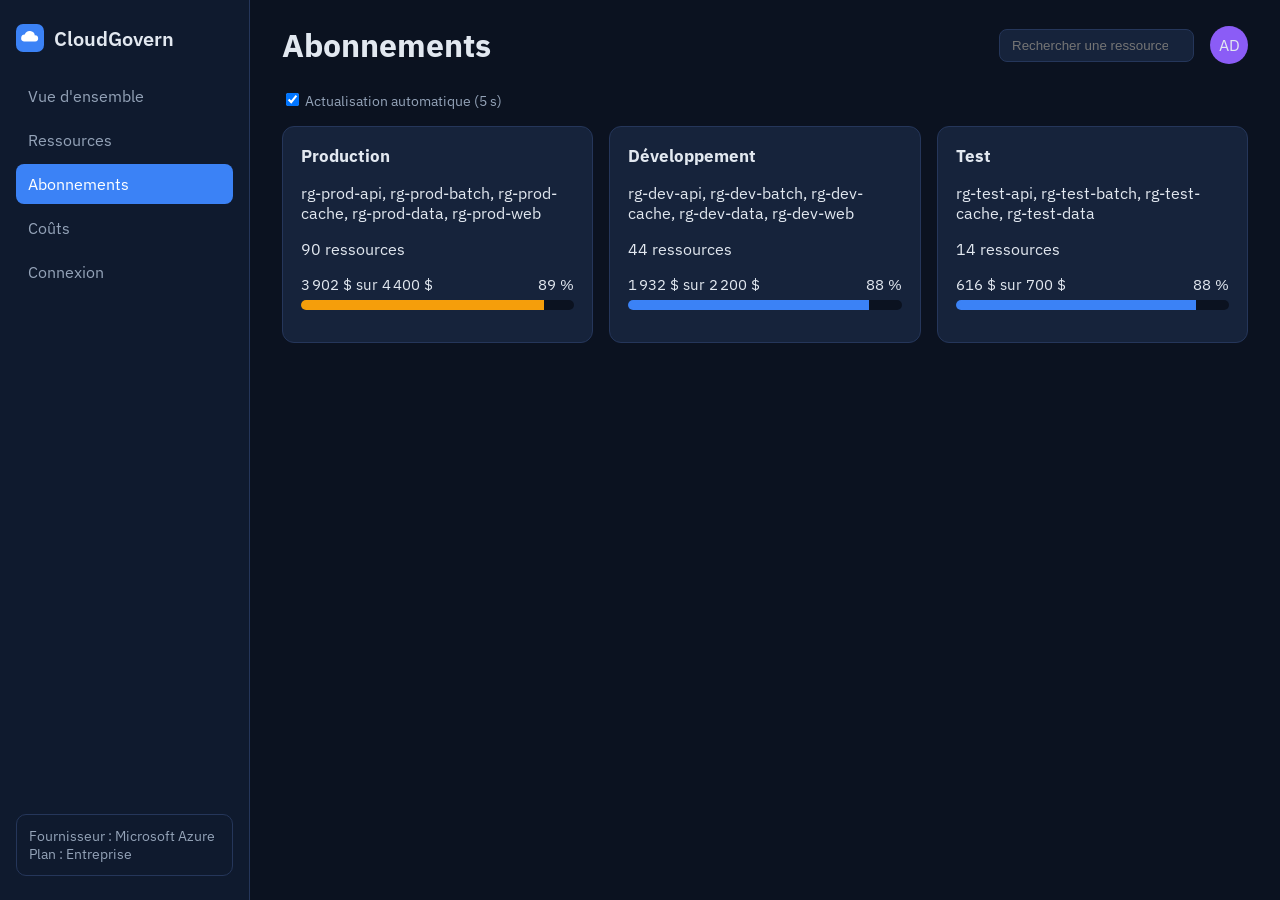
<file: pages/abonnements.html>
<!DOCTYPE html>
<html lang="fr">
<head>
<meta charset="UTF-8">
<meta name="viewport" content="width=device-width, initial-scale=1">
<title>Abonnements - CloudGovern</title>
<link rel="preconnect" href="https://fonts.googleapis.com">
<link rel="preconnect" href="https://fonts.gstatic.com" crossorigin>
<link href="https://fonts.googleapis.com/css2?family=IBM+Plex+Mono&amp;family=IBM+Plex+Sans:wght@400;500;600&amp;display=swap" rel="stylesheet">
<link rel="stylesheet" href="../css/abonnements.css">
</head>
<body>
<input type="checkbox" id="nav-toggle" class="nav-toggle" aria-label="Ouvrir le menu">
<div class="layout">
<aside class="sidebar">
<div class="brand"><img src="../images/logo.svg" alt="">CloudGovern</div>
<nav aria-label="Navigation principale"><ul class="menu"><li><a href="../index.html">Vue d'ensemble</a></li><li><a href="ressources.html">Ressources</a></li><li><a href="abonnements.html" class="active" aria-current="page">Abonnements</a></li><li><a href="couts.html">Coûts</a></li><li><a href="login.html">Connexion</a></li></ul></nav>
<div class="side-foot">Fournisseur : Microsoft Azure<br>Plan : Entreprise</div>
</aside>
<main class="main">
<header class="topbar">
<h1>Abonnements</h1>
<input class="search" id="search" type="search" placeholder="Rechercher une ressource" aria-label="Rechercher">
<label for="nav-toggle" class="burger">Menu</label>
<div class="avatar" title="Administrateur">AD</div>
</header>
<div class="livebar">
<label><input type="checkbox" id="live"> Actualisation automatique (5 s)</label>
<span id="stamp" role="status"></span>
</div>
<section class="grid-3" id="subs"></section>
</main>
</div>
<script type="module" src="../js/abonnements.js"></script>
</body>
</html>
</file>
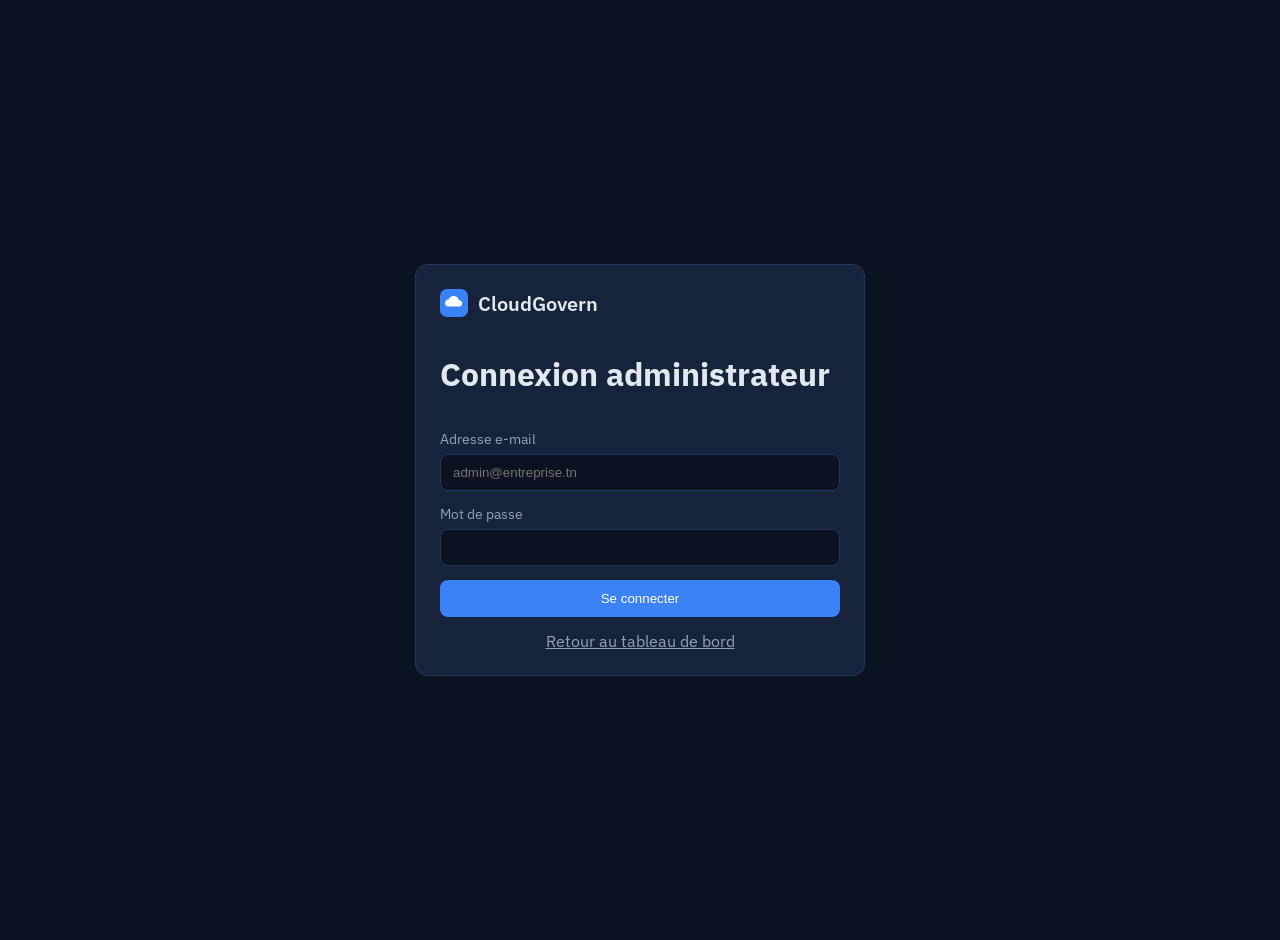
<file: pages/login.html>
<!DOCTYPE html>
<html lang="fr">
<head>
<meta charset="UTF-8">
<meta name="viewport" content="width=device-width, initial-scale=1">
<title>Connexion - CloudGovern</title>
<link rel="preconnect" href="https://fonts.googleapis.com">
<link rel="preconnect" href="https://fonts.gstatic.com" crossorigin>
<link href="https://fonts.googleapis.com/css2?family=IBM+Plex+Sans:wght@400;500;600&amp;display=swap" rel="stylesheet">
<link rel="stylesheet" href="../css/login.css">
</head>
<body>
<main class="login">
<form class="card" action="../index.html" method="get">
<div class="brand">
    <img src="../images/logo.svg" alt="">CloudGovern
</div>
<h1>Connexion administrateur</h1>
<label for="email">Adresse e-mail<input id="email" name="email" type="email" required placeholder="admin@entreprise.tn"></label>
<label for="pwd">Mot de passe<input id="pwd" name="pwd" type="password" required></label>
<button class="btn" type="submit">Se connecter</button>
<a href="../index.html">Retour au tableau de bord</a>
</form>
</main>
</body>
</html>
</file>
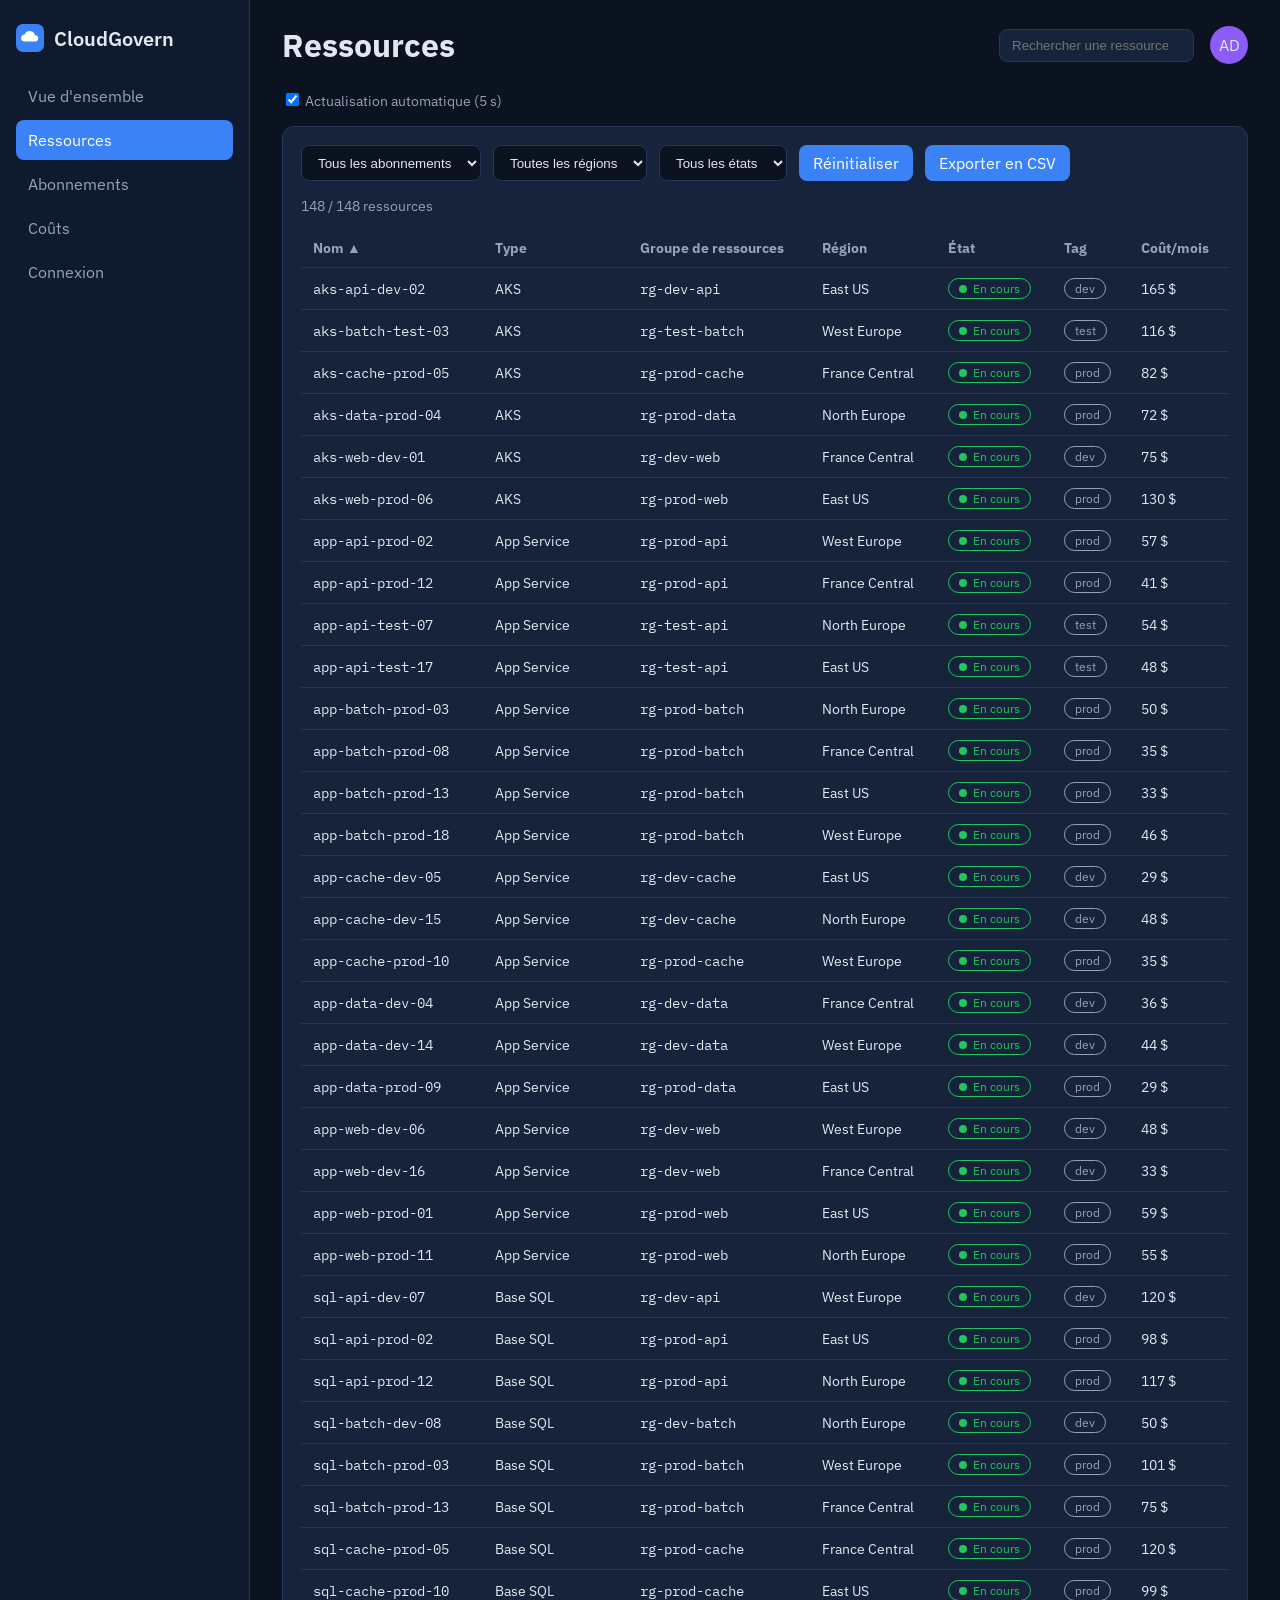
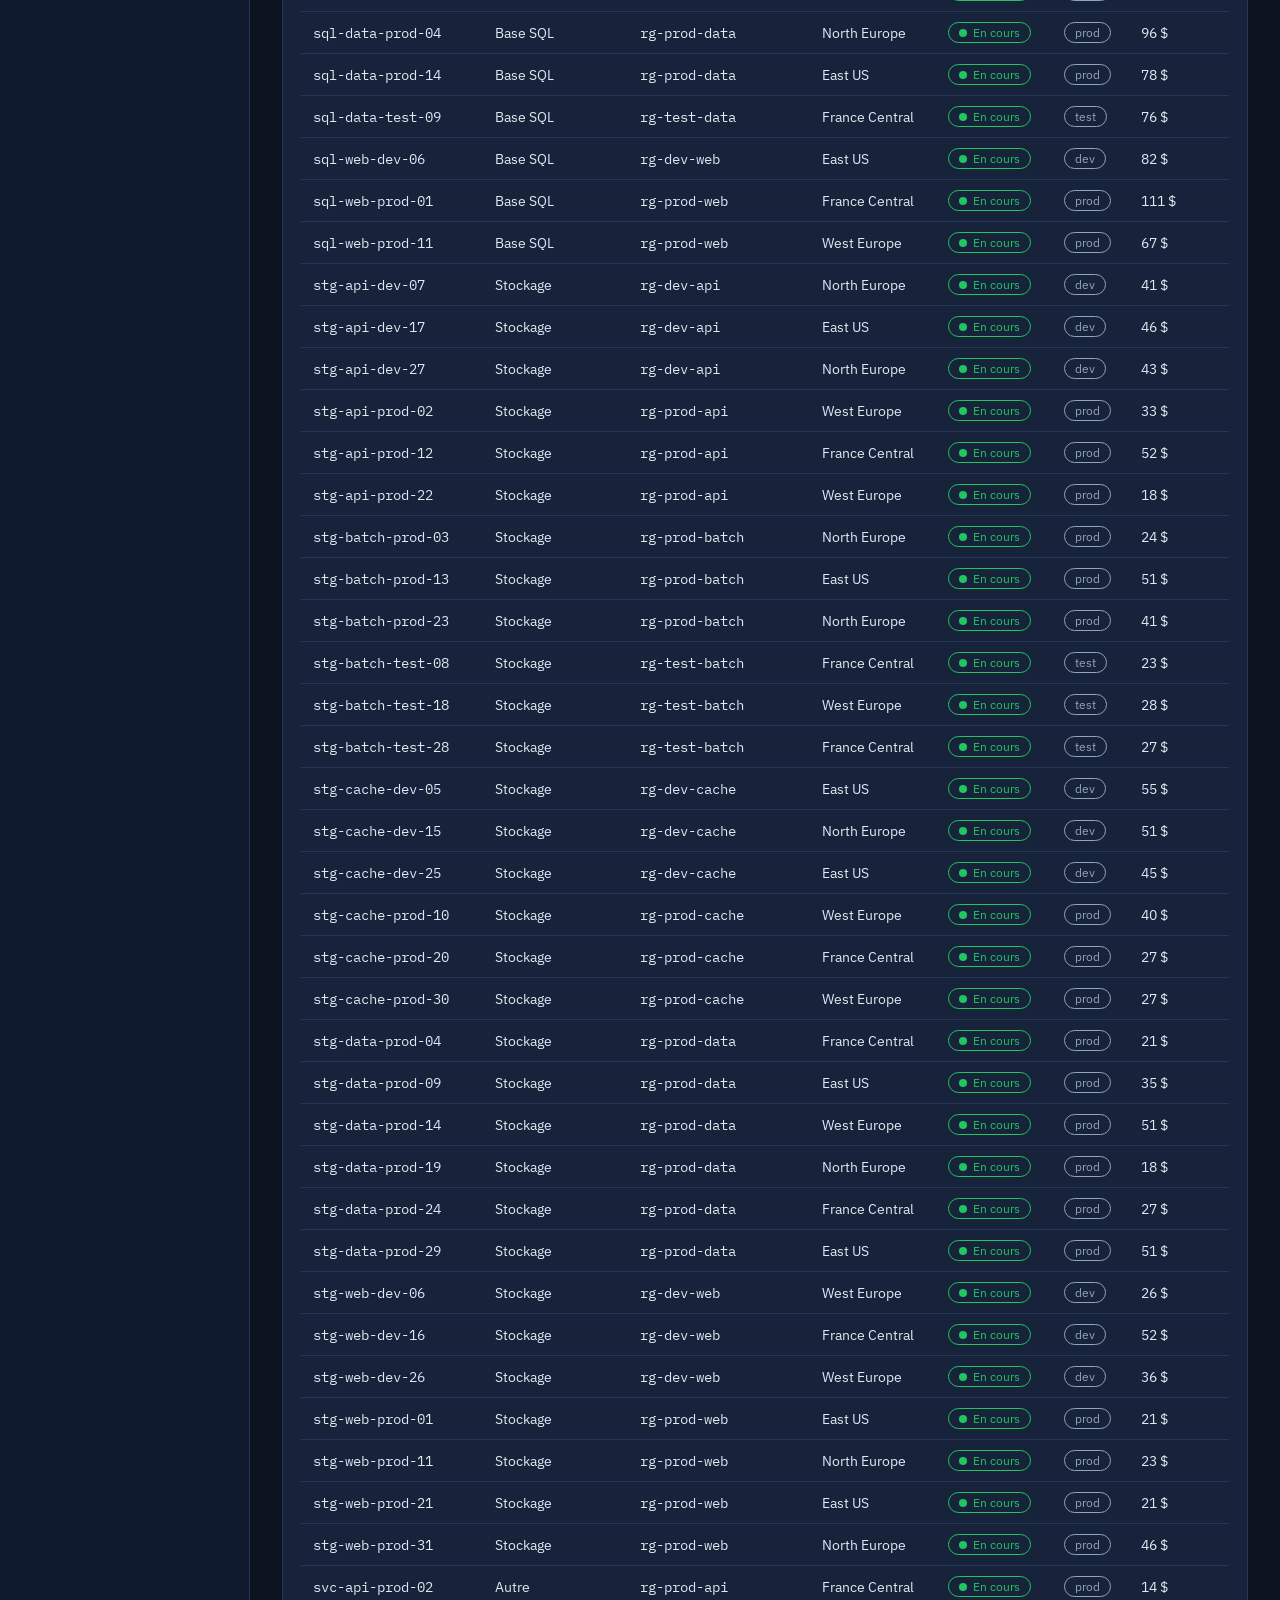
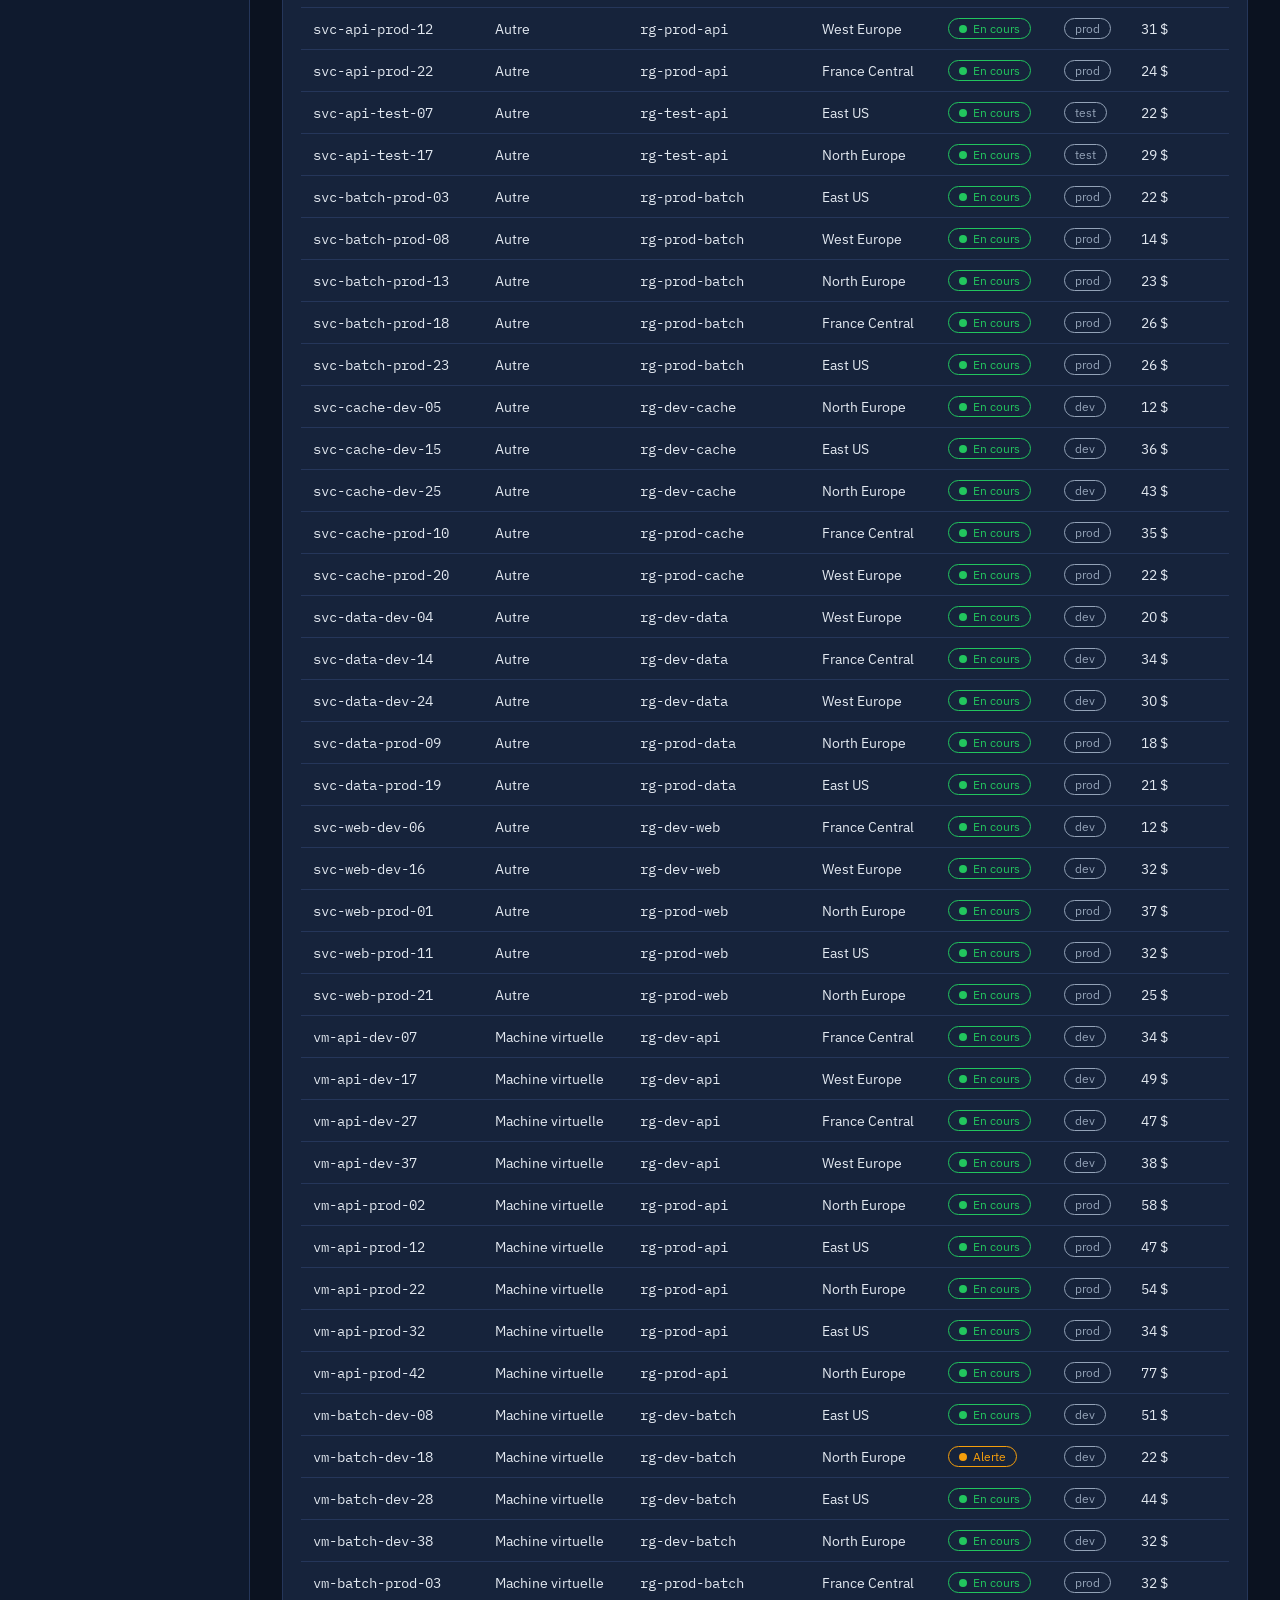
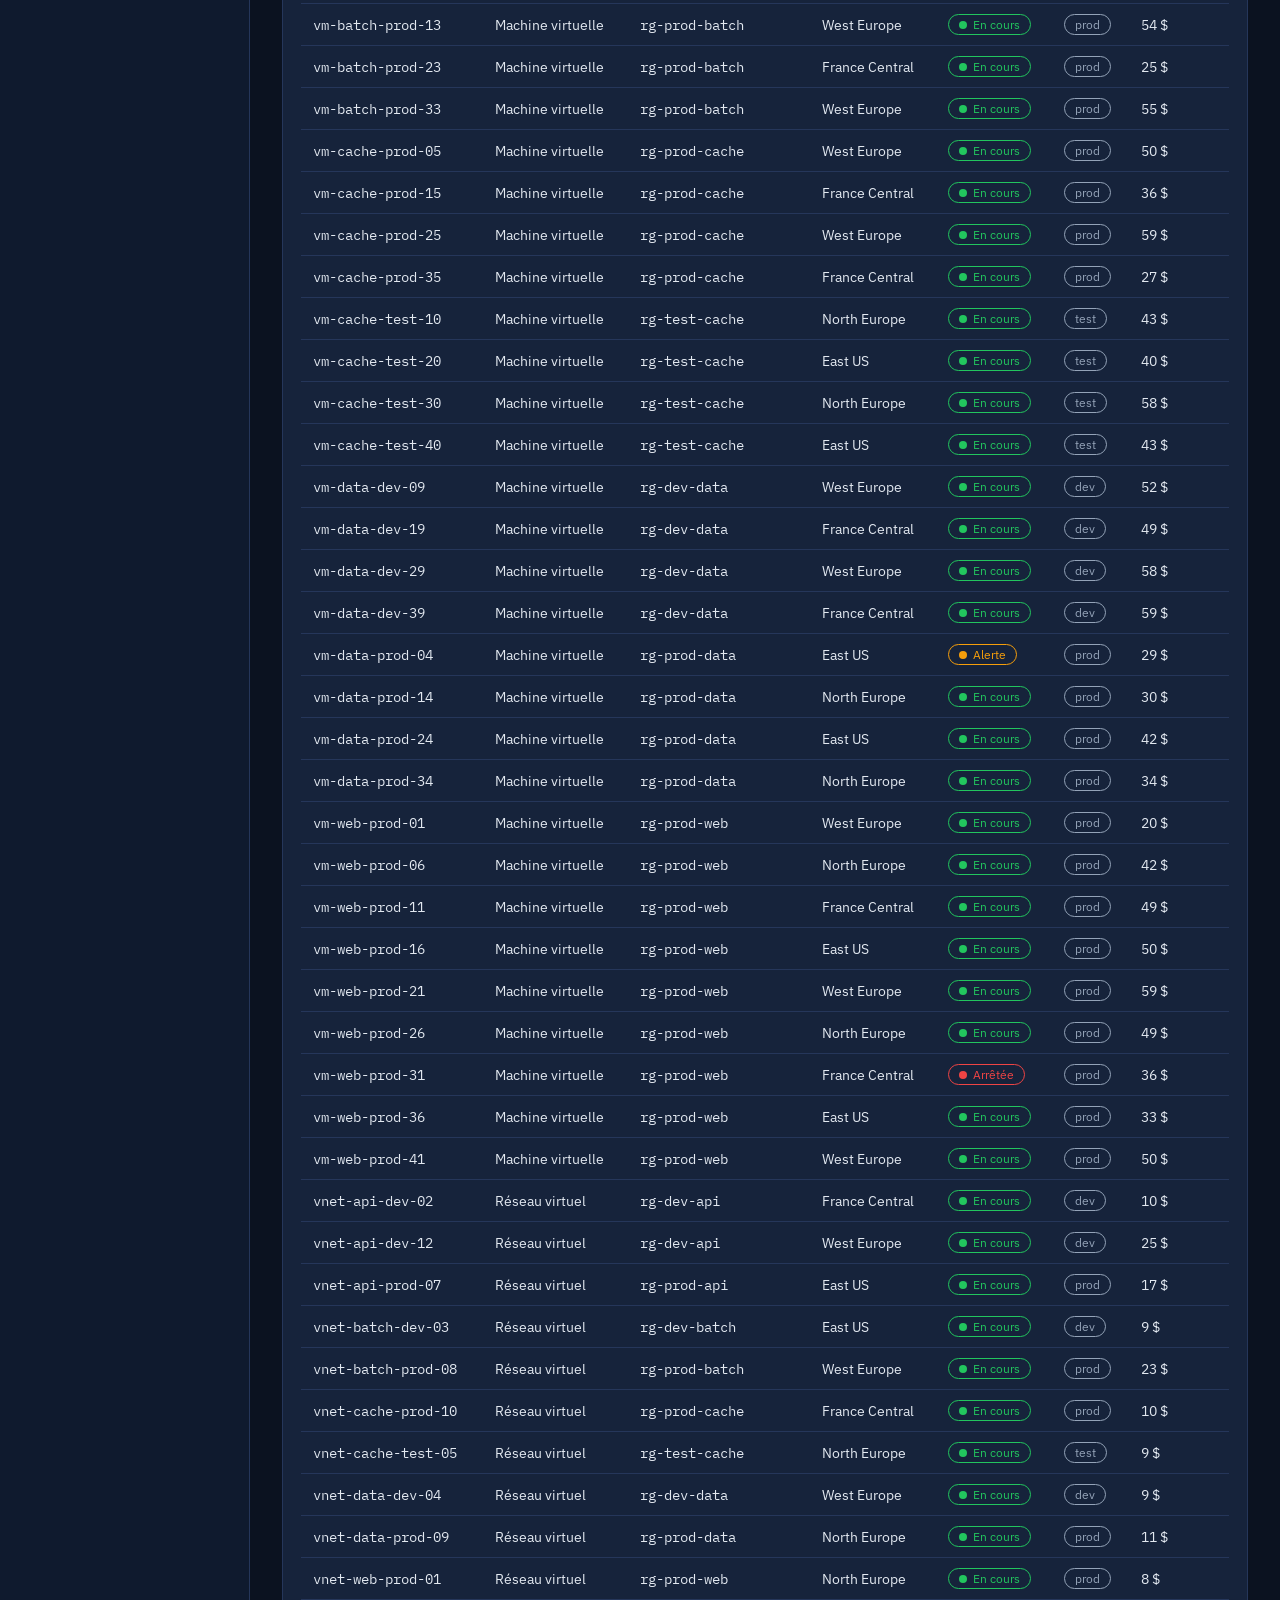
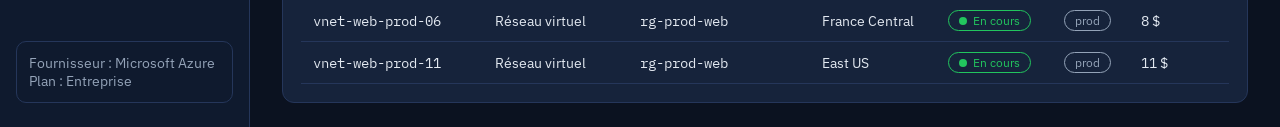
<file: pages/ressources.html>
<!DOCTYPE html>
<html lang="fr">
<head>
<meta charset="UTF-8">
<meta name="viewport" content="width=device-width, initial-scale=1">
<title>Ressources - CloudGovern</title>
<link rel="preconnect" href="https://fonts.googleapis.com">
<link rel="preconnect" href="https://fonts.gstatic.com" crossorigin>
<link href="https://fonts.googleapis.com/css2?family=IBM+Plex+Mono&amp;family=IBM+Plex+Sans:wght@400;500;600&amp;display=swap" rel="stylesheet">
<link rel="stylesheet" href="../css/ressources.css">
</head>
<body>
<input type="checkbox" id="nav-toggle" class="nav-toggle" aria-label="Ouvrir le menu">
<div class="layout">
<aside class="sidebar">
<div class="brand"><img src="../images/logo.svg" alt="">CloudGovern</div>
<nav aria-label="Navigation principale">
    <ul class="menu">
        <li><a href="../index.html">Vue d'ensemble</a></li>
        <li><a href="ressources.html" class="active" aria-current="page">Ressources</a></li>
        <li><a href="abonnements.html">Abonnements</a></li>
        <li><a href="couts.html">Coûts</a></li>
        <li><a href="login.html">Connexion</a></li>
    </ul>
</nav>
<div class="side-foot">Fournisseur : Microsoft Azure<br>Plan : Entreprise</div>
</aside>
<main class="main">

<header class="topbar">
<h1>Ressources</h1>
<input class="search" id="search" type="search" placeholder="Rechercher une ressource" aria-label="Rechercher">
<label for="nav-toggle" class="burger">Menu</label>
<div class="avatar" title="Administrateur">AD</div>
</header>
<div class="livebar">
<label><input type="checkbox" id="live"> Actualisation automatique (5 s)</label>
<span id="stamp" role="status"></span>
</div>
<div class="card"><div class="filters"><select id="f-sub" aria-label="Abonnement"><option value="">Tous les abonnements</option><option>Production</option><option>Développement</option><option>Test</option></select><select id="f-region" aria-label="Région"><option value="">Toutes les régions</option><option>West Europe</option><option>North Europe</option><option>France Central</option><option>East US</option></select><select id="f-state" aria-label="État"><option value="">Tous les états</option><option value="running">En cours</option><option value="warning">Alerte</option><option value="stopped">Arrêtée</option></select><button type="button" class="btn" id="reset">Réinitialiser</button><button type="button" class="btn" id="csv">Exporter en CSV</button></div>
<p id="count" class="muted"></p>
<div class="table-wrap"><table><thead><tr><th data-col="name" aria-sort="none"><button type="button" class="sort">Nom</button></th><th data-col="type" aria-sort="none"><button type="button" class="sort">Type</button></th><th data-col="group" aria-sort="none"><button type="button" class="sort">Groupe de ressources</button></th><th data-col="region" aria-sort="none"><button type="button" class="sort">Région</button></th><th data-col="state" aria-sort="none"><button type="button" class="sort">État</button></th><th data-col="env" aria-sort="none"><button type="button" class="sort">Tag</button></th><th data-col="cost" aria-sort="none"><button type="button" class="sort">Coût/mois</button></th></tr></thead><tbody id="rows"></tbody></table></div></div>
</main>
</div>
<script type="module" src="../js/ressources.js"></script>
</body>
</html>
</file>
<file: css/abonnements.css>
/* ===== Mise en page générale ===== */
body {
  margin: 0;
  background: #0b1220;
  color: #e2e8f0;
  font-family: 'IBM Plex Sans', Arial, sans-serif;
}

a {
  color: inherit;
  text-decoration: none;
}

h1, h2 {
  margin: 0;
}

.nav-toggle {
  display: none;
}

.layout {
  display: grid;
  grid-template-columns: 250px 1fr;
  min-height: 100vh;
}

/* ===== Sidebar ===== */
aside {
  background: #0f1a2e;
  border-right: 1px solid #25365a;
  padding: 24px 16px;
  display: flex;
  flex-direction: column;
  gap: 24px;
}

.brand {
  display: flex;
  align-items: center;
  gap: 10px;
  font-size: 20px;
  font-weight: 600;
}

.brand img {
  width: 28px;
  height: 28px;
}

.menu {
  list-style: none;
  margin: 0;
  padding: 0;
}

.menu a {
  display: block;
  padding: 10px 12px;
  margin-bottom: 4px;
  border-radius: 8px;
  color: #94a3b8;
}

.menu a:hover {
  background: #16233b;
  color: white;
}

.menu a.active {
  background: #3b82f6;
  color: white;
}

.side-foot {
  margin-top: auto;
  padding: 12px;
  border: 1px solid #25365a;
  border-radius: 10px;
  font-size: 14px;
  color: #94a3b8;
}

/* ===== Contenu principal et en-tête ===== */
main {
  padding: 24px 32px;
  min-width: 0;
}

.topbar {
  display: grid;
  grid-template-columns: 1fr auto auto;
  gap: 16px;
  align-items: center;
  margin-bottom: 24px;
}

.search {
  background: #16233b;
  border: 1px solid #25365a;
  border-radius: 8px;
  padding: 8px 12px;
  color: #e2e8f0;
}

.avatar {
  width: 38px;
  height: 38px;
  border-radius: 50%;
  background: #8b5cf6;
  display: flex;
  justify-content: center;
  align-items: center;
}

.burger {
  display: none;
  padding: 8px 12px;
  border: 1px solid #25365a;
  border-radius: 8px;
}

.card {
  background: #16233b;
  border: 1px solid #25365a;
  border-radius: 12px;
  padding: 18px;
}

.card h2 {
  font-size: 17px;
  margin-bottom: 14px;
}

.grid-3 {
  display: grid;
  grid-template-columns: repeat(auto-fit, minmax(260px, 1fr));
  gap: 16px;
  margin-bottom: 20px;
}

/* ===== Barres de progression ===== */
.row-p {
  margin-bottom: 14px;
  font-size: 15px;
}

.row-p p {
  display: flex;
  justify-content: space-between;
  margin: 0 0 6px;
}

.progress {
  background: #0b1220;
  border-radius: 99px;
  height: 10px;
  overflow: hidden;
}

.progress div {
  height: 100%;
  background: #3b82f6;
}

.progress.w div {
  background: #f59e0b;
}

/* ===== Responsive ===== */
@media screen and (max-width: 768px) {
  .layout {
    grid-template-columns: 1fr;
  }

  aside {
    display: none;
  }

  .nav-toggle:checked ~ .layout aside {
    display: flex;
  }

  .burger {
    display: inline-block;
  }

  .topbar {
    grid-template-columns: auto 1fr auto;
  }

  .search {
    display: none;
  }

  main {
    padding: 16px;
  }
}


/* ===== Actualisation automatique ===== */
.livebar {
  display: flex;
  flex-wrap: wrap;
  align-items: center;
  gap: 16px;
  margin-bottom: 16px;
  font-size: 14px;
  color: #94a3b8;
}

.muted {
  color: #94a3b8;
  font-size: 14px;
}

/* ===== Accessibilité : focus visible et animations réduites ===== */
a:focus-visible,
button:focus-visible,
input:focus-visible,
select:focus-visible {
  outline: 2px solid #93c5fd;
  outline-offset: 2px;
}

@media (prefers-reduced-motion: reduce) {
  .dot {
    animation: none;
  }
}
</file>
<file: css/login.css>
/* ===== Page de connexion ===== */
body {
  margin: 0;
  background: #0b1220;
  color: #e2e8f0;
  font-family: 'IBM Plex Sans', Arial, sans-serif;
}

.login {
  min-height: 100vh;
  display: flex;
  justify-content: center;
  align-items: center;
  padding: 20px;
}

form {
  width: 100%;
  max-width: 400px;
  display: flex;
  flex-direction: column;
  gap: 14px;
  background: #16233b;
  border: 1px solid #25365a;
  border-radius: 12px;
  padding: 24px;
}

.brand {
  display: flex;
  align-items: center;
  gap: 10px;
  font-size: 20px;
  font-weight: 600;
}

.brand img {
  width: 28px;
  height: 28px;
}

label {
  display: flex;
  flex-direction: column;
  gap: 6px;
  font-size: 14px;
  color: #94a3b8;
}

input {
  background: #0b1220;
  border: 1px solid #25365a;
  color: #e2e8f0;
  border-radius: 8px;
  padding: 10px 12px;
}

.btn {
  background: #3b82f6;
  color: white;
  border: none;
  border-radius: 8px;
  padding: 11px 16px;
  cursor: pointer;
}

a {
  color: #94a3b8;
  text-align: center;
}

@media screen and (max-width: 768px) {
  .login {
    padding: 12px;
  }
}
</file>
<file: css/ressources.css>
/* ===== Mise en page générale ===== */
body {
  margin: 0;
  background: #0b1220;
  color: #e2e8f0;
  font-family: 'IBM Plex Sans', Arial, sans-serif;
}

a {
  color: inherit;
  text-decoration: none;
}

h1, h2 {
  margin: 0;
}

.nav-toggle {
  display: none;
}

.layout {
  display: grid;
  grid-template-columns: 250px 1fr;
  min-height: 100vh;
}

/* ===== Sidebar ===== */
aside {
  background: #0f1a2e;
  border-right: 1px solid #25365a;
  padding: 24px 16px;
  display: flex;
  flex-direction: column;
  gap: 24px;
}

.brand {
  display: flex;
  align-items: center;
  gap: 10px;
  font-size: 20px;
  font-weight: 600;
}

.brand img {
  width: 28px;
  height: 28px;
}

.menu {
  list-style: none;
  margin: 0;
  padding: 0;
}

.menu a {
  display: block;
  padding: 10px 12px;
  margin-bottom: 4px;
  border-radius: 8px;
  color: #94a3b8;
}

.menu a:hover {
  background: #16233b;
  color: white;
}

.menu a.active {
  background: #3b82f6;
  color: white;
}

.side-foot {
  margin-top: auto;
  padding: 12px;
  border: 1px solid #25365a;
  border-radius: 10px;
  font-size: 14px;
  color: #94a3b8;
}

/* ===== Contenu principal et en-tête ===== */
main {
  padding: 24px 32px;
  min-width: 0;
}

.topbar {
  display: grid;
  grid-template-columns: 1fr auto auto;
  gap: 16px;
  align-items: center;
  margin-bottom: 24px;
}

.search {
  background: #16233b;
  border: 1px solid #25365a;
  border-radius: 8px;
  padding: 8px 12px;
  color: #e2e8f0;
}

.avatar {
  width: 38px;
  height: 38px;
  border-radius: 50%;
  background: #8b5cf6;
  display: flex;
  justify-content: center;
  align-items: center;
}

.burger {
  display: none;
  padding: 8px 12px;
  border: 1px solid #25365a;
  border-radius: 8px;
}

.card {
  background: #16233b;
  border: 1px solid #25365a;
  border-radius: 12px;
  padding: 18px;
}

.card h2 {
  font-size: 17px;
  margin-bottom: 14px;
}

/* ===== Tableaux ===== */
.table-wrap {
  overflow-x: auto;
}

table {
  width: 100%;
  border-collapse: collapse;
  font-size: 14px;
}

th, td {
  text-align: left;
  padding: 10px 12px;
  border-bottom: 1px solid #25365a;
  white-space: nowrap;
}

th {
  color: #94a3b8;
}

tbody tr:hover {
  background: #1b2c4a;
}

.mono {
  font-family: 'IBM Plex Mono', Consolas, monospace;
}

/* ===== Badges d'état ===== */
.badge {
  display: inline-flex;
  align-items: center;
  gap: 6px;
  padding: 2px 10px;
  border-radius: 99px;
  font-size: 12px;
  border: 1px solid;
}

.ok { color: #22c55e; }
.warn { color: #f59e0b; }
.danger { color: #ef4444; }
.tag { color: #94a3b8; }

.dot {
  width: 8px;
  height: 8px;
  border-radius: 50%;
  background: currentColor;
  animation: pulse 2s infinite;
}

@keyframes pulse {
  0%, 100% { opacity: 1; }
  50% { opacity: 0.35; }
}

/* ===== Filtres ===== */
.filters {
  display: flex;
  flex-wrap: wrap;
  gap: 12px;
  margin-bottom: 16px;
}

.filters select {
  background: #0b1220;
  color: #e2e8f0;
  border: 1px solid #25365a;
  border-radius: 8px;
  padding: 8px 12px;
}

/* ===== Responsive ===== */
@media screen and (max-width: 768px) {
  .layout {
    grid-template-columns: 1fr;
  }

  aside {
    display: none;
  }

  .nav-toggle:checked ~ .layout aside {
    display: flex;
  }

  .burger {
    display: inline-block;
  }

  .topbar {
    grid-template-columns: auto 1fr auto;
  }

  .search {
    display: none;
  }

  main {
    padding: 16px;
  }
}


/* ===== Actualisation automatique ===== */
.livebar {
  display: flex;
  flex-wrap: wrap;
  align-items: center;
  gap: 16px;
  margin-bottom: 16px;
  font-size: 14px;
  color: #94a3b8;
}

.muted {
  color: #94a3b8;
  font-size: 14px;
}

/* ===== Accessibilité : focus visible et animations réduites ===== */
a:focus-visible,
button:focus-visible,
input:focus-visible,
select:focus-visible {
  outline: 2px solid #93c5fd;
  outline-offset: 2px;
}

@media (prefers-reduced-motion: reduce) {
  .dot {
    animation: none;
  }
}


/* ===== Boutons et tri des colonnes ===== */
.btn {
  background: #3b82f6;
  color: white;
  border: none;
  border-radius: 8px;
  padding: 8px 14px;
  cursor: pointer;
  font: inherit;
}

.btn:hover {
  background: #2563eb;
}

.sort {
  background: none;
  border: none;
  color: inherit;
  font: inherit;
  cursor: pointer;
  padding: 0;
}

.sort:hover {
  color: white;
}

th[aria-sort="ascending"] .sort::after {
  content: " \25B2";
}

th[aria-sort="descending"] .sort::after {
  content: " \25BC";
}
</file>
